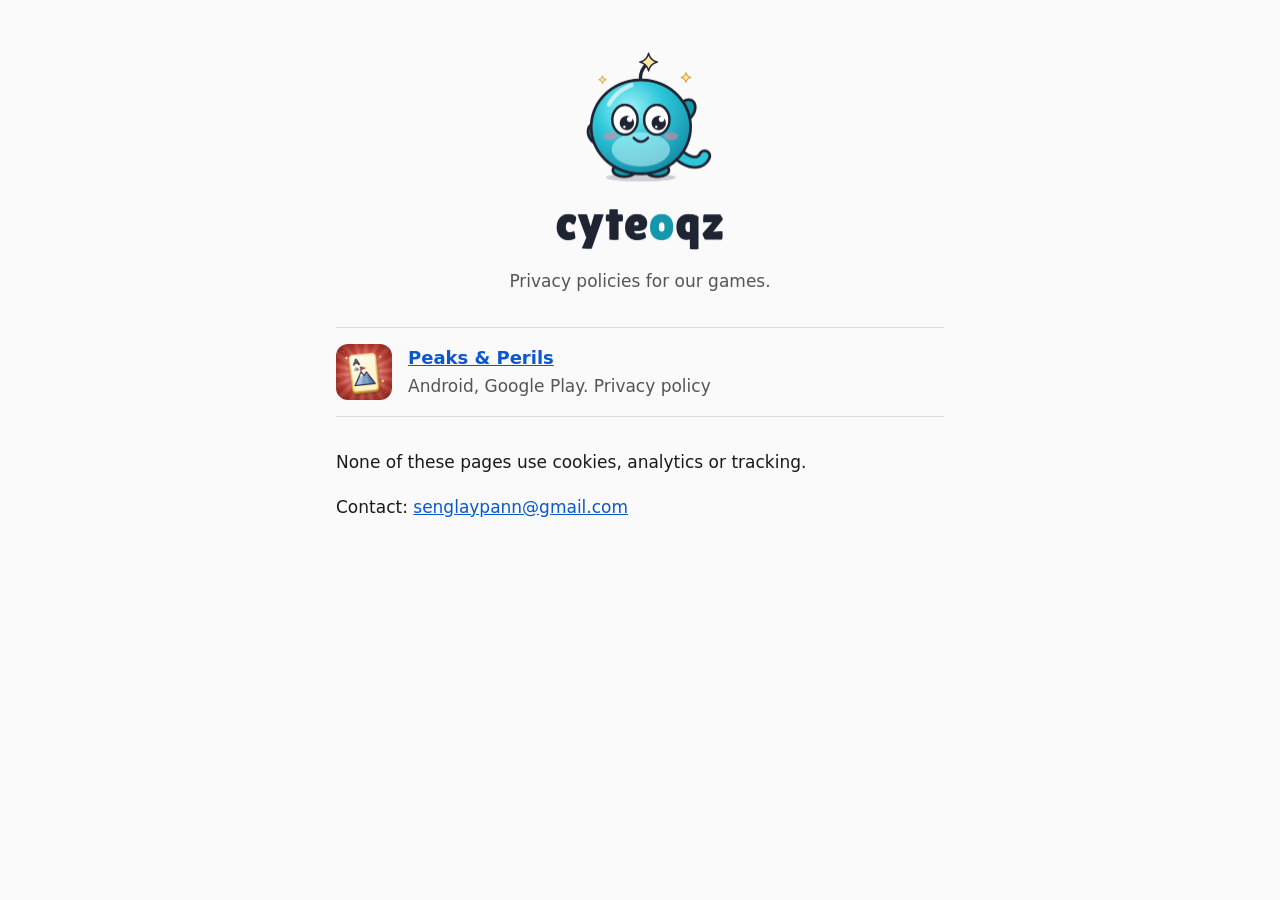
<file: index.html>
<!doctype html>
<html lang="en">
<head>
<meta charset="utf-8">
<meta name="viewport" content="width=device-width, initial-scale=1">
<meta http-equiv="Content-Security-Policy" content="default-src 'none'; style-src 'self'; img-src 'self'; base-uri 'none'; form-action 'none'">
<title>Cyteoqz Games: Privacy Policies</title>
<meta name="description" content="Privacy policies for the games made by Cyteoqz.">
<link rel="icon" type="image/png" href="cyteoqz-icon.png?v=20261025">
<link rel="apple-touch-icon" href="cyteoqz-icon.png?v=20261025">
<link rel="stylesheet" href="style.css?v=20261025">
</head>
<body>
<main>
  <header class="studio">
    <h1>
      <picture>
        <source srcset="cyteoqz-logo-dark.png?v=20261025" media="(prefers-color-scheme: dark)">
        <img src="cyteoqz-logo.png?v=20261025" width="180" height="208" alt="Cyteoqz">
      </picture>
    </h1>
    <p class="lead">Privacy policies for our games.</p>
  </header>

  <ul class="games">
    <li>
      <a href="peaks-and-perils/">
        <img src="peaks-and-perils/icon-512.png?v=20261024b" width="56" height="56" alt="">
        <span><strong>Peaks &amp; Perils</strong><br>Android, Google Play. Privacy policy</span>
      </a>
    </li>
  </ul>

  <p>None of these pages use cookies, analytics or tracking.</p>
  <p>Contact: <a href="mailto:senglaypann@gmail.com">senglaypann@gmail.com</a></p>
</main>
</body>
</html>
</file>
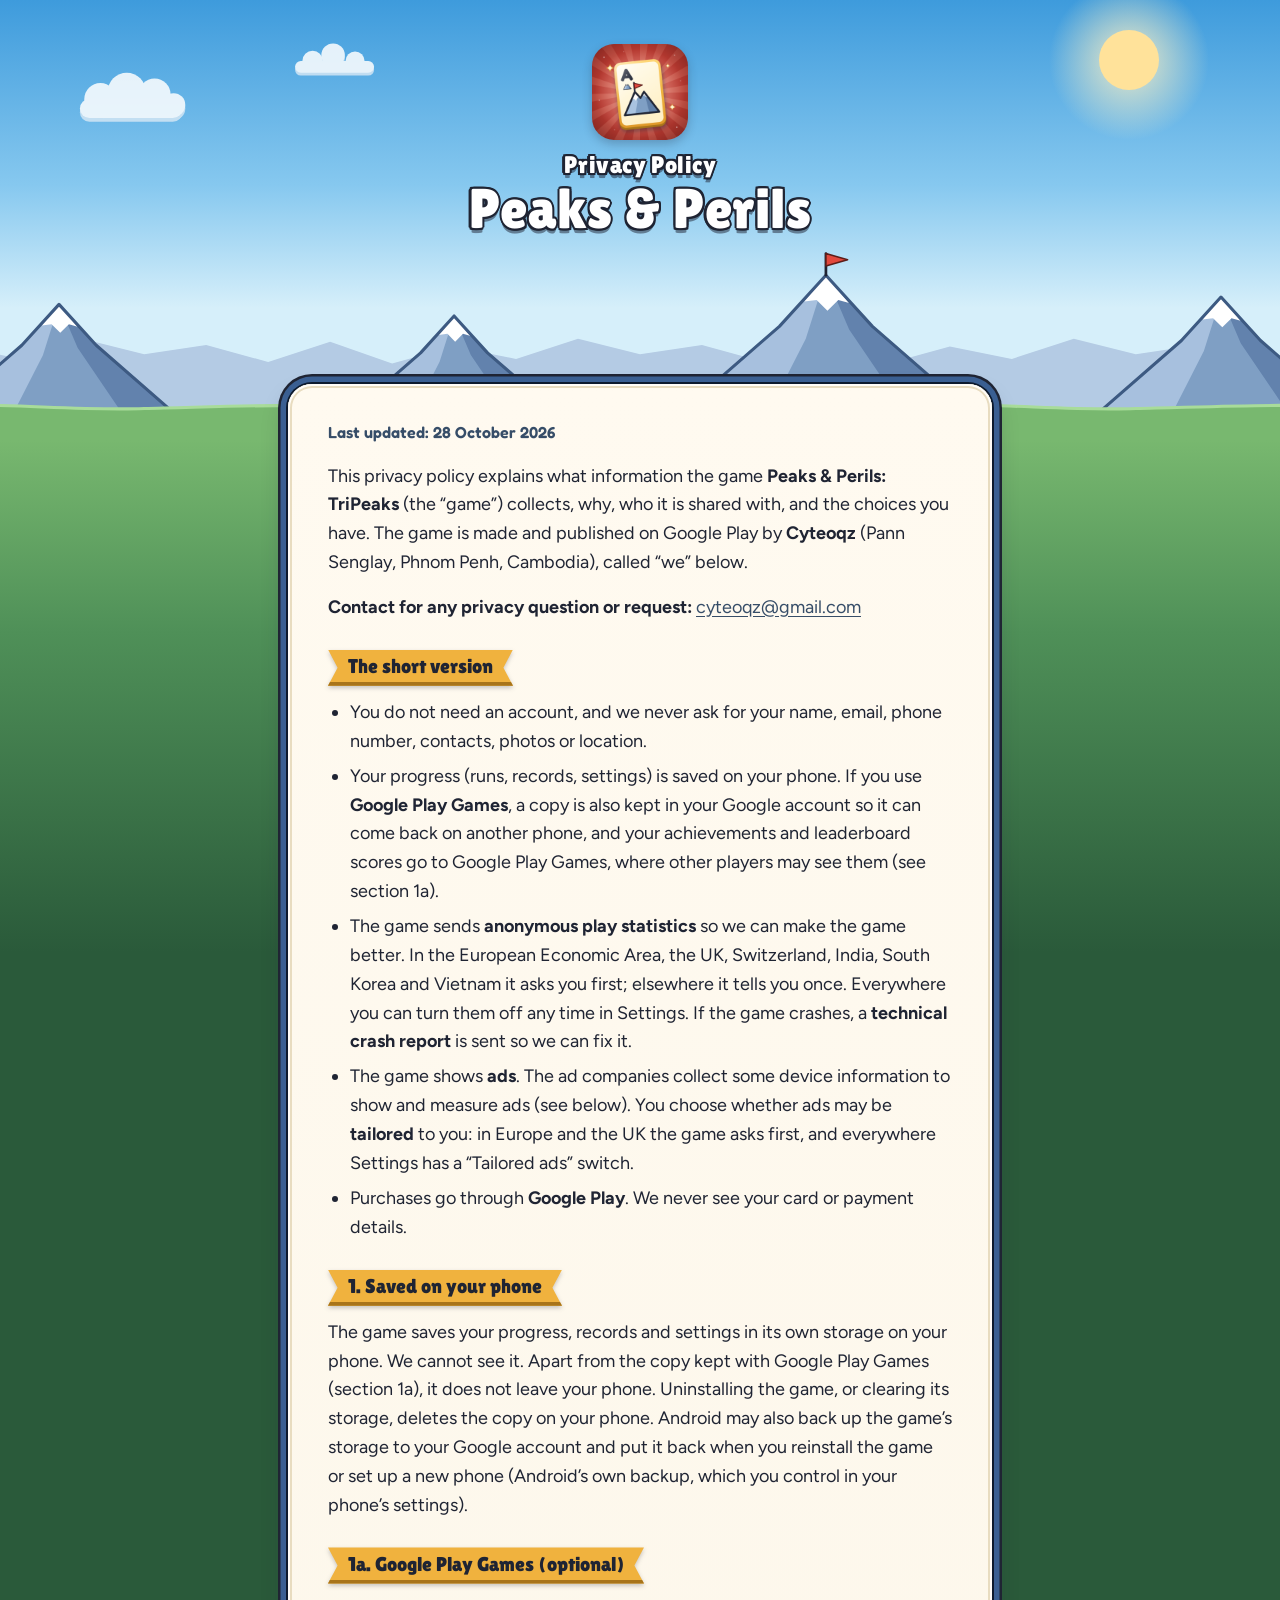
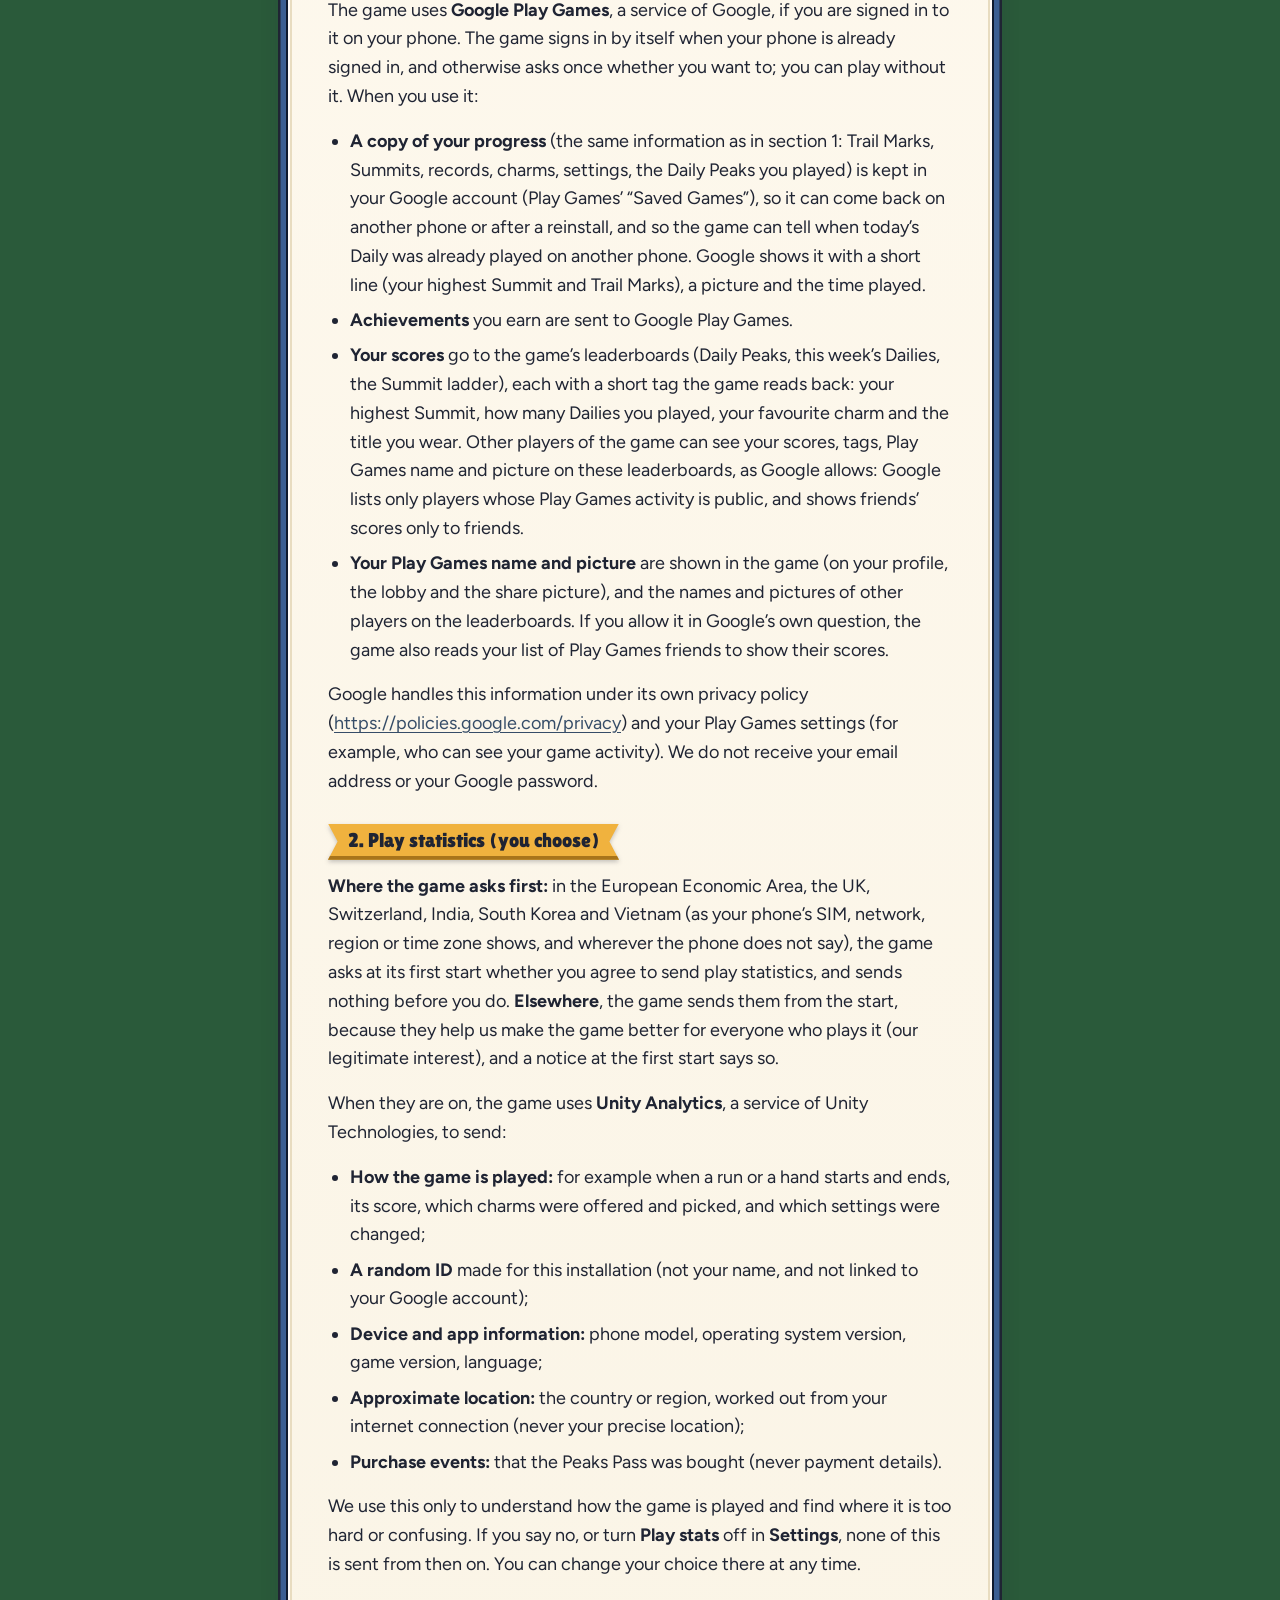
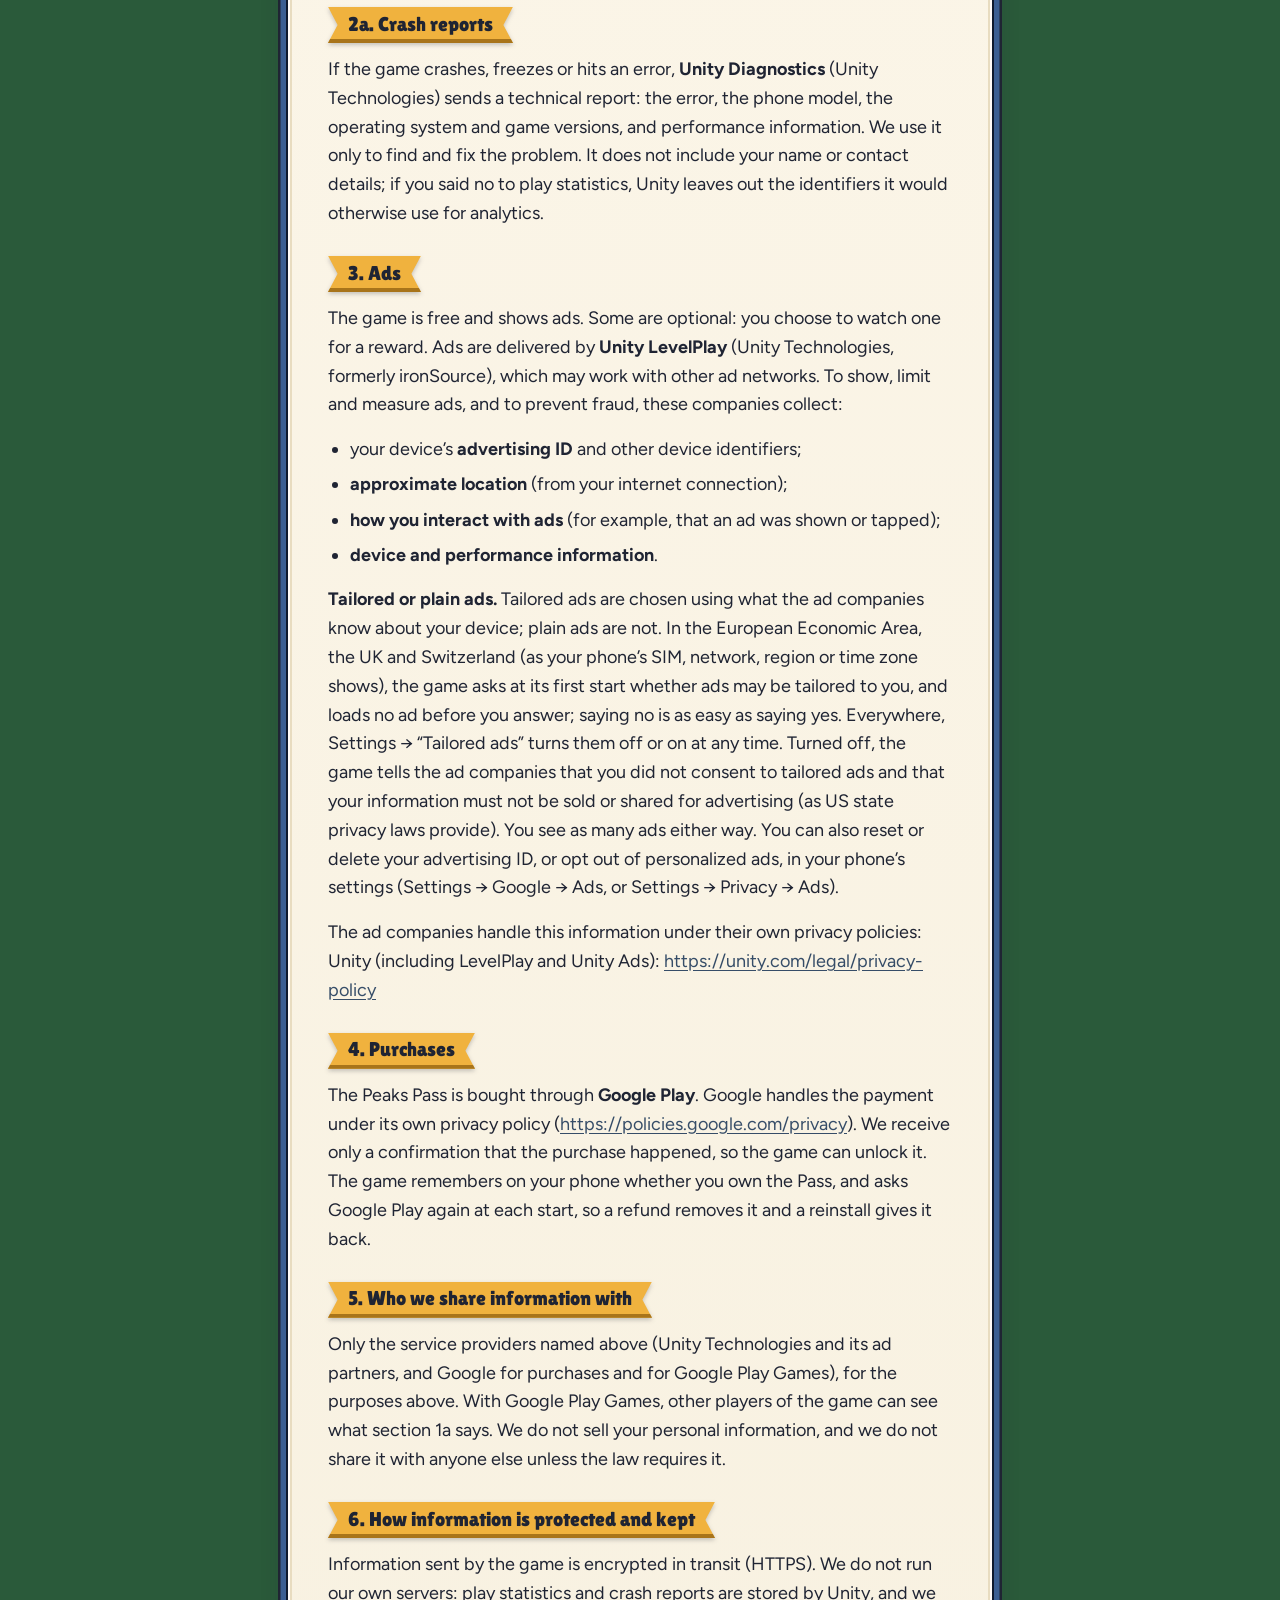
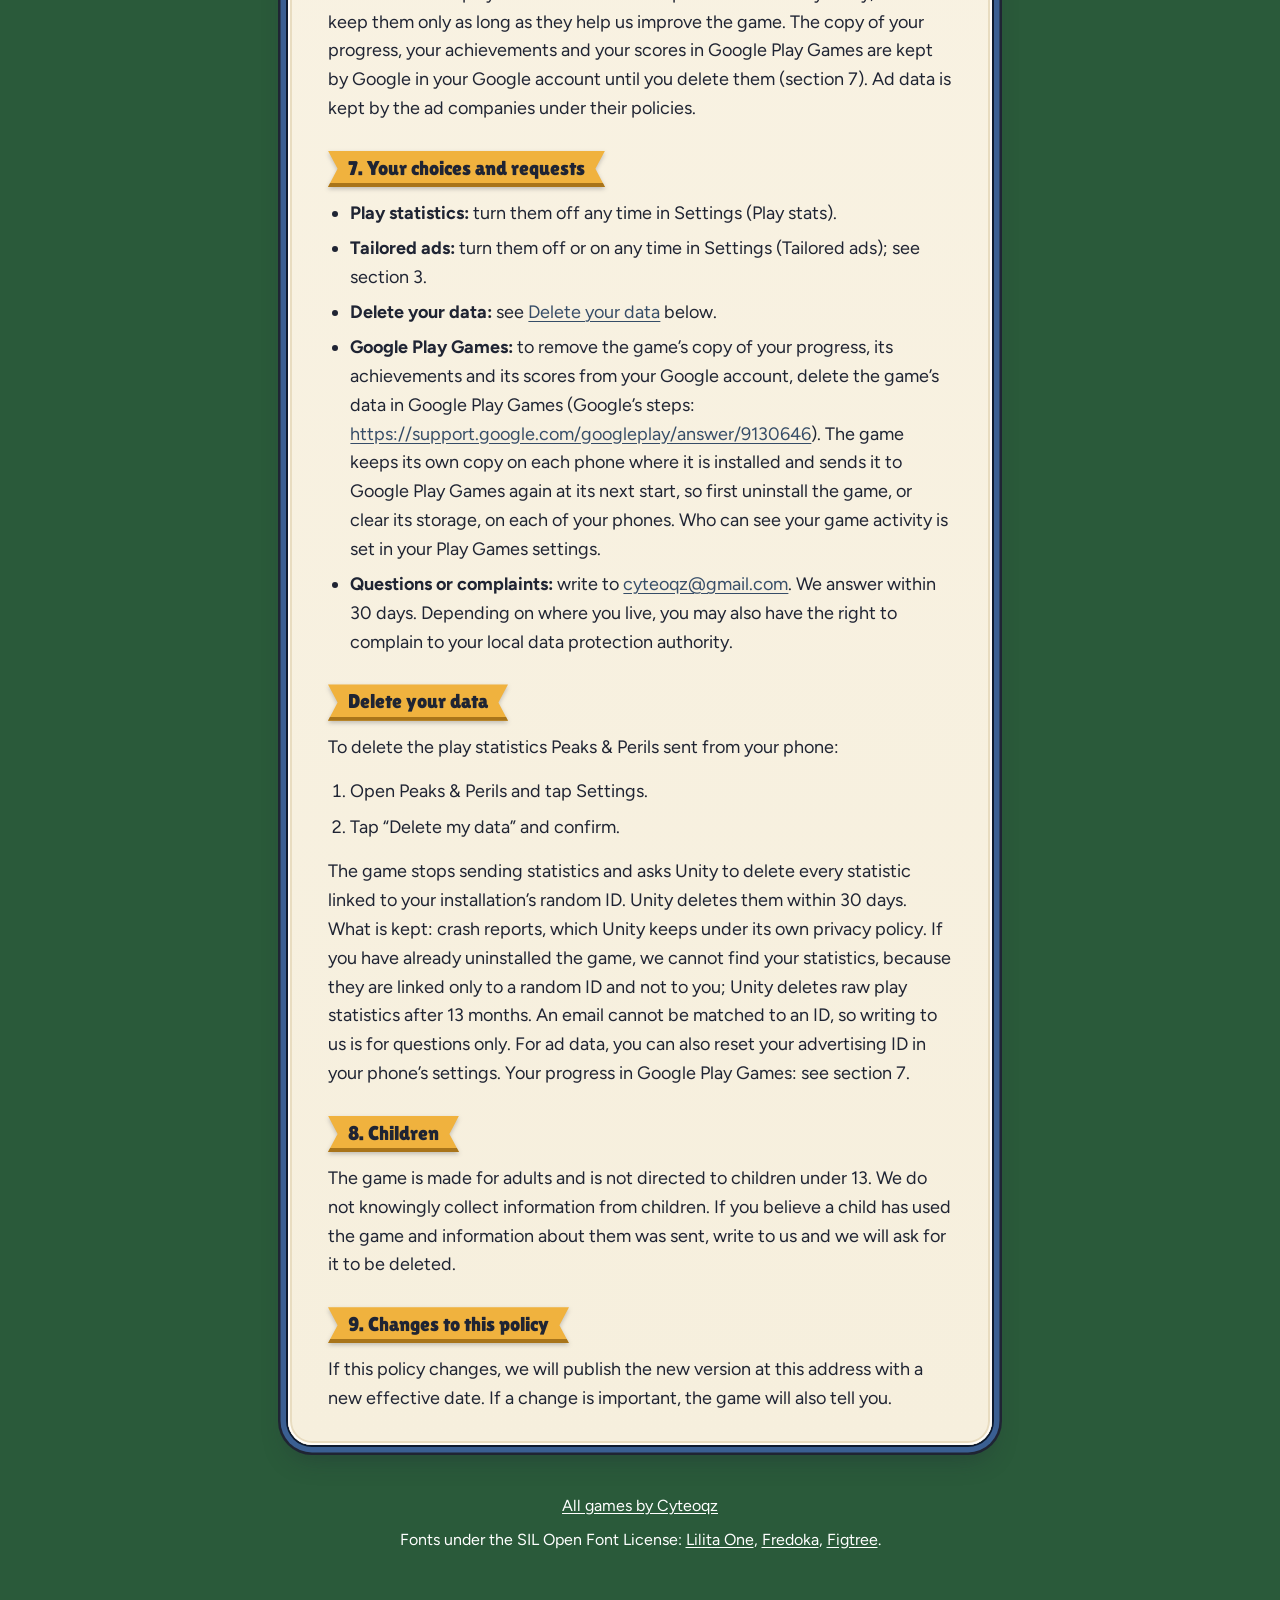
<file: peaks-and-perils/index.html>
<!doctype html>
<html lang="en">
<head>
<meta charset="utf-8">
<meta name="viewport" content="width=device-width, initial-scale=1">
<meta http-equiv="Content-Security-Policy" content="default-src 'none'; style-src 'self'; img-src 'self'; font-src 'self'; base-uri 'none'; form-action 'none'">
<meta name="color-scheme" content="light">
<title>Privacy Policy: Peaks &amp; Perils</title>
<meta name="description" content="Privacy policy for Peaks &amp; Perils, a solitaire card game for Android.">
<link rel="icon" type="image/png" href="icon-512.png?v=20261024b">
<link rel="stylesheet" href="style.css?v=20261024b">
</head>
<body>

<header class="hero">
  <svg class="sun" viewBox="0 0 200 200" aria-hidden="true" focusable="false">
    <defs><radialGradient id="sunGlow" cx=".5" cy=".5" r=".5"><stop offset="0" stop-color="#fff2c4" stop-opacity=".9"/><stop offset="1" stop-color="#fff2c4" stop-opacity="0"/></radialGradient></defs>
    <circle cx="100" cy="100" r="80" fill="url(#sunGlow)"/>
    <circle cx="100" cy="100" r="30" fill="#ffe29a"/>
  </svg>

  <svg class="clouds" viewBox="30 28 205 60" aria-hidden="true" focusable="false">
    <g opacity=".85">
      <g fill="#d3e6f4" transform="translate(0 2.5)"><rect x="32" y="71" width="70" height="13" rx="6.5"/><circle cx="46" cy="71" r="11"/><circle cx="64" cy="66" r="13"/><circle cx="83" cy="68" r="11"/><circle cx="96" cy="75" r="8"/></g>
      <g fill="#fff"><rect x="32" y="71" width="70" height="13" rx="6.5"/><circle cx="46" cy="71" r="11"/><circle cx="64" cy="66" r="13"/><circle cx="83" cy="68" r="11"/><circle cx="96" cy="75" r="8"/></g>
      <g fill="#d3e6f4" transform="translate(0 2)"><rect x="179" y="45" width="54" height="8" rx="4"/><circle cx="191" cy="45" r="7"/><circle cx="205" cy="41" r="8"/><circle cx="220" cy="45" r="6.5"/></g>
      <g fill="#fff"><rect x="179" y="45" width="54" height="8" rx="4"/><circle cx="191" cy="45" r="7"/><circle cx="205" cy="41" r="8"/><circle cx="220" cy="45" r="6.5"/></g>
    </g>
  </svg>

  <svg class="scene" viewBox="0 -44 640 284" preserveAspectRatio="xMidYMax meet" aria-hidden="true" focusable="false">
    <path d="M-16000 160 L-6400 140 L-6320 118 L-6240 134 L-6160 108 L-6080 128 L-6000 116 L-5920 138 L-5840 112 L-5760 140 L-5680 118 L-5600 134 L-5520 108 L-5440 128 L-5360 116 L-5280 138 L-5200 112 L-5120 140 L-5040 118 L-4960 134 L-4880 108 L-4800 128 L-4720 116 L-4640 138 L-4560 112 L-4480 140 L-4400 118 L-4320 134 L-4240 108 L-4160 128 L-4080 116 L-4000 138 L-3920 112 L-3840 140 L-3760 118 L-3680 134 L-3600 108 L-3520 128 L-3440 116 L-3360 138 L-3280 112 L-3200 140 L-3120 118 L-3040 134 L-2960 108 L-2880 128 L-2800 116 L-2720 138 L-2640 112 L-2560 140 L-2480 118 L-2400 134 L-2320 108 L-2240 128 L-2160 116 L-2080 138 L-2000 112 L-1920 140 L-1840 118 L-1760 134 L-1680 108 L-1600 128 L-1520 116 L-1440 138 L-1360 112 L-1280 140 L-1200 118 L-1120 134 L-1040 108 L-960 128 L-880 116 L-800 138 L-720 112 L-640 140 L-560 118 L-480 134 L-400 108 L-320 128 L-240 116 L-160 138 L-80 112 L0 140 L80 118 L160 134 L240 108 L320 128 L400 116 L480 138 L560 112 L640 140 L720 118 L800 134 L880 108 L960 128 L1040 116 L1120 138 L1200 112 L1280 140 L1360 118 L1440 134 L1520 108 L1600 128 L1680 116 L1760 138 L1840 112 L1920 140 L2000 118 L2080 134 L2160 108 L2240 128 L2320 116 L2400 138 L2480 112 L2560 140 L2640 118 L2720 134 L2800 108 L2880 128 L2960 116 L3040 138 L3120 112 L3200 140 L3280 118 L3360 134 L3440 108 L3520 128 L3600 116 L3680 138 L3760 112 L3840 140 L3920 118 L4000 134 L4080 108 L4160 128 L4240 116 L4320 138 L4400 112 L4480 140 L4560 118 L4640 134 L4720 108 L4800 128 L4880 116 L4960 138 L5040 112 L5120 140 L5200 118 L5280 134 L5360 108 L5440 128 L5520 116 L5600 138 L5680 112 L5760 140 L5840 118 L5920 134 L6000 108 L6080 128 L6160 116 L6240 138 L6320 112 L6400 140 L6480 118 L6560 134 L6640 108 L6720 128 L6800 116 L6880 138 L6960 112 L7040 140 L16640 150 L16640 240 L-16000 240Z" fill="#b4cbe4"/>
    <path d="M-2110 214 L-2005 122.5 L-1960 73 L-1915 122.5 L-1810 214Z" fill="#7f9fc4"/><path d="M-1960 73 L-2005 122.5 L-2110 214 L-2020 214 L-1979.5 134.5Z" fill="#a7c0de"/><path d="M-1960 73 L-1915 122.5 L-1810 214 L-1877.5 214 L-1937.5 125.5Z" fill="#6282ad"/><path d="M-1960 73 L-1937.5 100 L-1948 97 L-1958.5 107.5 L-1969 97 L-1981 98.5Z" fill="#fff"/><path d="M-2110 214 L-2005 122.5 L-1960 73 L-1915 122.5 L-1810 214" fill="none" stroke="#3d5a82" stroke-width="4" stroke-linejoin="round"/>
    <path d="M-1360 214 L-1234 104.2 L-1180 44.8 L-1126 104.2 L-1000 214Z" fill="#7f9fc4"/><path d="M-1180 44.8 L-1234 104.2 L-1360 214 L-1252 214 L-1203.4 118.6Z" fill="#a7c0de"/><path d="M-1180 44.8 L-1126 104.2 L-1000 214 L-1081 214 L-1153 107.8Z" fill="#6282ad"/><path d="M-1180 44.8 L-1153 77.2 L-1165.6 73.6 L-1178.2 86.2 L-1190.8 73.6 L-1205.2 75.4Z" fill="#fff"/><path d="M-1360 214 L-1234 104.2 L-1180 44.8 L-1126 104.2 L-1000 214" fill="none" stroke="#3d5a82" stroke-width="4" stroke-linejoin="round"/>
    <path d="M-590 214 L-478 116.4 L-430 63.6 L-382 116.4 L-270 214Z" fill="#7f9fc4"/><path d="M-430 63.6 L-478 116.4 L-590 214 L-494 214 L-450.8 129.2Z" fill="#a7c0de"/><path d="M-430 63.6 L-382 116.4 L-270 214 L-342 214 L-406 119.6Z" fill="#6282ad"/><path d="M-430 63.6 L-406 92.4 L-417.2 89.2 L-428.4 100.4 L-439.6 89.2 L-452.4 90.8Z" fill="#fff"/><path d="M-590 214 L-478 116.4 L-430 63.6 L-382 116.4 L-270 214" fill="none" stroke="#3d5a82" stroke-width="4" stroke-linejoin="round"/>
    <path d="M900 214 L1019 110.3 L1070 54.2 L1121 110.3 L1240 214Z" fill="#7f9fc4"/><path d="M1070 54.2 L1019 110.3 L900 214 L1002 214 L1047.9 123.9Z" fill="#a7c0de"/><path d="M1070 54.2 L1121 110.3 L1240 214 L1163.5 214 L1095.5 113.7Z" fill="#6282ad"/><path d="M1070 54.2 L1095.5 84.8 L1083.6 81.4 L1071.7 93.3 L1059.8 81.4 L1046.2 83.1Z" fill="#fff"/><path d="M900 214 L1019 110.3 L1070 54.2 L1121 110.3 L1240 214" fill="none" stroke="#3d5a82" stroke-width="4" stroke-linejoin="round"/>
    <path d="M1664 214 L1773.2 118.8 L1820 67.4 L1866.8 118.8 L1976 214Z" fill="#7f9fc4"/><path d="M1820 67.4 L1773.2 118.8 L1664 214 L1757.6 214 L1799.7 131.3Z" fill="#a7c0de"/><path d="M1820 67.4 L1866.8 118.8 L1976 214 L1905.8 214 L1843.4 122Z" fill="#6282ad"/><path d="M1820 67.4 L1843.4 95.4 L1832.5 92.3 L1821.6 103.2 L1810.6 92.3 L1798.2 93.9Z" fill="#fff"/><path d="M1664 214 L1773.2 118.8 L1820 67.4 L1866.8 118.8 L1976 214" fill="none" stroke="#3d5a82" stroke-width="4" stroke-linejoin="round"/>
    <path d="M2420 214 L2546 104.2 L2600 44.8 L2654 104.2 L2780 214Z" fill="#7f9fc4"/><path d="M2600 44.8 L2546 104.2 L2420 214 L2528 214 L2576.6 118.6Z" fill="#a7c0de"/><path d="M2600 44.8 L2654 104.2 L2780 214 L2699 214 L2627 107.8Z" fill="#6282ad"/><path d="M2600 44.8 L2627 77.2 L2614.4 73.6 L2601.8 86.2 L2589.2 73.6 L2574.8 75.4Z" fill="#fff"/><path d="M2420 214 L2546 104.2 L2600 44.8 L2654 104.2 L2780 214" fill="none" stroke="#3d5a82" stroke-width="4" stroke-linejoin="round"/>
    <path d="M-64 214 L36.8 126.2 L80 78.6 L123.2 126.2 L224 214Z" fill="#7f9fc4"/><path d="M80 78.6 L36.8 126.2 L-64 214 L22.4 214 L61.3 137.7Z" fill="#a7c0de"/><path d="M80 78.6 L123.2 126.2 L224 214 L159.2 214 L101.6 129Z" fill="#6282ad"/><path d="M80 78.6 L101.6 104.6 L91.5 101.7 L81.4 111.8 L71.4 101.7 L59.8 103.1Z" fill="#fff"/><path d="M-64 214 L36.8 126.2 L80 78.6 L123.2 126.2 L224 214" fill="none" stroke="#3d5a82" stroke-width="4" stroke-linejoin="round"/>
    <path d="M360 214 L500 92 L560 26 L620 92 L760 214Z" fill="#7f9fc4"/><path d="M560 26 L500 92 L360 214 L480 214 L534 108Z" fill="#a7c0de"/><path d="M560 26 L620 92 L760 214 L670 214 L590 96Z" fill="#6282ad"/><path d="M560 26 L590 62 L576 58 L562 72 L548 58 L532 60Z" fill="#fff"/><path d="M360 214 L500 92 L560 26 L620 92 L760 214" fill="none" stroke="#3d5a82" stroke-width="4" stroke-linejoin="round"/><path d="M560 26 L560 -2" stroke="#1f2433" stroke-width="3.5" stroke-linecap="round"/><path d="M560 -2 L588 6 L560 14Z" fill="#e2483d" stroke="#5c1d19" stroke-width="2" stroke-linejoin="round"/>
    <path d="M-16000 204 C-15900 186 -15780 202 -15680 198 C-15580 196 -15460 190 -15360 198 C-15260 186 -15140 202 -15040 198 C-14940 196 -14820 190 -14720 198 C-14620 186 -14500 202 -14400 198 C-14300 196 -14180 190 -14080 198 C-13980 186 -13860 202 -13760 198 C-13660 196 -13540 190 -13440 198 C-13340 186 -13220 202 -13120 198 C-13020 196 -12900 190 -12800 198 C-12700 186 -12580 202 -12480 198 C-12380 196 -12260 190 -12160 198 C-12060 186 -11940 202 -11840 198 C-11740 196 -11620 190 -11520 198 C-11420 186 -11300 202 -11200 198 C-11100 196 -10980 190 -10880 198 C-10780 186 -10660 202 -10560 198 C-10460 196 -10340 190 -10240 198 C-10140 186 -10020 202 -9920 198 C-9820 196 -9700 190 -9600 198 C-9500 186 -9380 202 -9280 198 C-9180 196 -9060 190 -8960 198 C-8860 186 -8740 202 -8640 198 C-8540 196 -8420 190 -8320 198 C-8220 186 -8100 202 -8000 198 C-7900 196 -7780 190 -7680 198 C-7580 186 -7460 202 -7360 198 C-7260 196 -7140 190 -7040 198 C-6940 186 -6820 202 -6720 198 C-6620 196 -6500 190 -6400 198 C-6300 186 -6180 202 -6080 198 C-5980 196 -5860 190 -5760 198 C-5660 186 -5540 202 -5440 198 C-5340 196 -5220 190 -5120 198 C-5020 186 -4900 202 -4800 198 C-4700 196 -4580 190 -4480 198 C-4380 186 -4260 202 -4160 198 C-4060 196 -3940 190 -3840 198 C-3740 186 -3620 202 -3520 198 C-3420 196 -3300 190 -3200 198 C-3100 186 -2980 202 -2880 198 C-2780 196 -2660 190 -2560 198 C-2460 186 -2340 202 -2240 198 C-2140 196 -2020 190 -1920 198 C-1820 186 -1700 202 -1600 198 C-1500 196 -1380 190 -1280 198 C-1180 186 -1060 202 -960 198 C-860 196 -740 190 -640 198 C-540 186 -420 202 -320 198 C-220 196 -100 190 0 198 C100 186 220 202 320 198 C420 196 540 190 640 198 C740 186 860 202 960 198 C1060 196 1180 190 1280 198 C1380 186 1500 202 1600 198 C1700 196 1820 190 1920 198 C2020 186 2140 202 2240 198 C2340 196 2460 190 2560 198 C2660 186 2780 202 2880 198 C2980 196 3100 190 3200 198 C3300 186 3420 202 3520 198 C3620 196 3740 190 3840 198 C3940 186 4060 202 4160 198 C4260 196 4380 190 4480 198 C4580 186 4700 202 4800 198 C4900 196 5020 190 5120 198 C5220 186 5340 202 5440 198 C5540 196 5660 190 5760 198 C5860 186 5980 202 6080 198 C6180 196 6300 190 6400 198 C6500 186 6620 202 6720 198 C6820 196 6940 190 7040 198 C7140 186 7260 202 7360 198 C7460 196 7580 190 7680 198 C7780 186 7900 202 8000 198 C8100 196 8220 190 8320 198 C8420 186 8540 202 8640 198 C8740 196 8860 190 8960 198 C9060 186 9180 202 9280 198 C9380 196 9500 190 9600 198 C9700 186 9820 202 9920 198 C10020 196 10140 190 10240 198 C10340 186 10460 202 10560 198 C10660 196 10780 190 10880 198 C10980 186 11100 202 11200 198 C11300 196 11420 190 11520 198 C11620 186 11740 202 11840 198 C11940 196 12060 190 12160 198 C12260 186 12380 202 12480 198 C12580 196 12700 190 12800 198 C12900 186 13020 202 13120 198 C13220 196 13340 190 13440 198 C13540 186 13660 202 13760 198 C13860 196 13980 190 14080 198 C14180 186 14300 202 14400 198 C14500 196 14620 190 14720 198 C14820 186 14940 202 15040 198 C15140 196 15260 190 15360 198 C15460 186 15580 202 15680 198 C15780 196 15900 190 16000 198 C16100 186 16220 202 16320 198 C16420 196 16540 190 16640 198 L16640 240 L-16000 240Z" fill="#78b86f"/>
    <path d="M-16000 204 C-15900 186 -15780 202 -15680 198 C-15580 196 -15460 190 -15360 198 C-15260 186 -15140 202 -15040 198 C-14940 196 -14820 190 -14720 198 C-14620 186 -14500 202 -14400 198 C-14300 196 -14180 190 -14080 198 C-13980 186 -13860 202 -13760 198 C-13660 196 -13540 190 -13440 198 C-13340 186 -13220 202 -13120 198 C-13020 196 -12900 190 -12800 198 C-12700 186 -12580 202 -12480 198 C-12380 196 -12260 190 -12160 198 C-12060 186 -11940 202 -11840 198 C-11740 196 -11620 190 -11520 198 C-11420 186 -11300 202 -11200 198 C-11100 196 -10980 190 -10880 198 C-10780 186 -10660 202 -10560 198 C-10460 196 -10340 190 -10240 198 C-10140 186 -10020 202 -9920 198 C-9820 196 -9700 190 -9600 198 C-9500 186 -9380 202 -9280 198 C-9180 196 -9060 190 -8960 198 C-8860 186 -8740 202 -8640 198 C-8540 196 -8420 190 -8320 198 C-8220 186 -8100 202 -8000 198 C-7900 196 -7780 190 -7680 198 C-7580 186 -7460 202 -7360 198 C-7260 196 -7140 190 -7040 198 C-6940 186 -6820 202 -6720 198 C-6620 196 -6500 190 -6400 198 C-6300 186 -6180 202 -6080 198 C-5980 196 -5860 190 -5760 198 C-5660 186 -5540 202 -5440 198 C-5340 196 -5220 190 -5120 198 C-5020 186 -4900 202 -4800 198 C-4700 196 -4580 190 -4480 198 C-4380 186 -4260 202 -4160 198 C-4060 196 -3940 190 -3840 198 C-3740 186 -3620 202 -3520 198 C-3420 196 -3300 190 -3200 198 C-3100 186 -2980 202 -2880 198 C-2780 196 -2660 190 -2560 198 C-2460 186 -2340 202 -2240 198 C-2140 196 -2020 190 -1920 198 C-1820 186 -1700 202 -1600 198 C-1500 196 -1380 190 -1280 198 C-1180 186 -1060 202 -960 198 C-860 196 -740 190 -640 198 C-540 186 -420 202 -320 198 C-220 196 -100 190 0 198 C100 186 220 202 320 198 C420 196 540 190 640 198 C740 186 860 202 960 198 C1060 196 1180 190 1280 198 C1380 186 1500 202 1600 198 C1700 196 1820 190 1920 198 C2020 186 2140 202 2240 198 C2340 196 2460 190 2560 198 C2660 186 2780 202 2880 198 C2980 196 3100 190 3200 198 C3300 186 3420 202 3520 198 C3620 196 3740 190 3840 198 C3940 186 4060 202 4160 198 C4260 196 4380 190 4480 198 C4580 186 4700 202 4800 198 C4900 196 5020 190 5120 198 C5220 186 5340 202 5440 198 C5540 196 5660 190 5760 198 C5860 186 5980 202 6080 198 C6180 196 6300 190 6400 198 C6500 186 6620 202 6720 198 C6820 196 6940 190 7040 198 C7140 186 7260 202 7360 198 C7460 196 7580 190 7680 198 C7780 186 7900 202 8000 198 C8100 196 8220 190 8320 198 C8420 186 8540 202 8640 198 C8740 196 8860 190 8960 198 C9060 186 9180 202 9280 198 C9380 196 9500 190 9600 198 C9700 186 9820 202 9920 198 C10020 196 10140 190 10240 198 C10340 186 10460 202 10560 198 C10660 196 10780 190 10880 198 C10980 186 11100 202 11200 198 C11300 196 11420 190 11520 198 C11620 186 11740 202 11840 198 C11940 196 12060 190 12160 198 C12260 186 12380 202 12480 198 C12580 196 12700 190 12800 198 C12900 186 13020 202 13120 198 C13220 196 13340 190 13440 198 C13540 186 13660 202 13760 198 C13860 196 13980 190 14080 198 C14180 186 14300 202 14400 198 C14500 196 14620 190 14720 198 C14820 186 14940 202 15040 198 C15140 196 15260 190 15360 198 C15460 186 15580 202 15680 198 C15780 196 15900 190 16000 198 C16100 186 16220 202 16320 198 C16420 196 16540 190 16640 198" fill="none" stroke="#a8dc9a" stroke-width="4"/>
  </svg>

  <div class="hero-content">
    <img class="icon" src="icon-512.png?v=20261024b" width="96" height="96" alt="Peaks &amp; Perils game icon">
    <h1><span class="kicker">Privacy Policy</span> <span class="game">Peaks &amp; Perils</span></h1>
  </div>
</header>

<main>
  <article class="card">
    <p class="updated">Last updated: 28 October 2026</p>

    <p>This privacy policy explains what information the game <strong>Peaks &amp; Perils: TriPeaks</strong> (the
    &ldquo;game&rdquo;) collects, why, who it is shared with, and the choices you have. The game is made and published on
    Google Play by <strong>Cyteoqz</strong> (Pann Senglay, Phnom Penh, Cambodia), called &ldquo;we&rdquo; below.</p>
    <p><strong>Contact for any privacy question or request:</strong> <a href="mailto:cyteoqz@gmail.com">cyteoqz@gmail.com</a></p>

    <h2><span>The short version</span></h2>
    <ul>
      <li>You do not need an account, and we never ask for your name, email, phone number, contacts, photos or location.</li>
      <li>Your progress (runs, records, settings) is saved on your phone. If you use <strong>Google Play Games</strong>, a
      copy is also kept in your Google account so it can come back on another phone, and your achievements and leaderboard
      scores go to Google Play Games, where other players may see them (see section 1a).</li>
      <li>The game sends <strong>anonymous play statistics</strong> so we can make the game better. In the European
      Economic Area, the UK, Switzerland, India, South Korea and Vietnam it asks you first; elsewhere it tells you once.
      Everywhere you can turn them off any time in Settings. If the game crashes, a <strong>technical crash
      report</strong> is sent so we can fix it.</li>
      <li>The game shows <strong>ads</strong>. The ad companies collect some device information to show and measure ads
      (see below). You choose whether ads may be <strong>tailored</strong> to you: in Europe and the UK the game asks first,
      and everywhere Settings has a &ldquo;Tailored ads&rdquo; switch.</li>
      <li>Purchases go through <strong>Google Play</strong>. We never see your card or payment details.</li>
    </ul>

    <h2><span>1. Saved on your phone</span></h2>
    <p>The game saves your progress, records and settings in its own storage on your phone. We cannot see it. Apart from
    the copy kept with Google Play Games (section 1a), it does not leave your phone. Uninstalling the game, or clearing its
    storage, deletes the copy on your phone. Android may also back up the game&rsquo;s storage to your Google account and
    put it back when you reinstall the game or set up a new phone (Android&rsquo;s own backup, which you control in your
    phone&rsquo;s settings).</p>

    <h2 id="play-games"><span>1a. Google Play Games (optional)</span></h2>
    <p>The game uses <strong>Google Play Games</strong>, a service of Google, if you are signed in to it on your phone. The
    game signs in by itself when your phone is already signed in, and otherwise asks once whether you want to; you can play
    without it. When you use it:</p>
    <ul>
      <li><strong>A copy of your progress</strong> (the same information as in section 1: Trail Marks, Summits, records,
      charms, settings, the Daily Peaks you played) is kept in your Google account (Play Games&rsquo; &ldquo;Saved
      Games&rdquo;), so it can come back on another phone or after a reinstall, and so the game can tell when today&rsquo;s
      Daily was already played on another phone. Google shows it with a short line (your highest Summit and Trail Marks), a
      picture and the time played.</li>
      <li><strong>Achievements</strong> you earn are sent to Google Play Games.</li>
      <li><strong>Your scores</strong> go to the game&rsquo;s leaderboards (Daily Peaks, this week&rsquo;s Dailies, the
      Summit ladder), each with a short tag the game reads back: your highest Summit, how many Dailies you played, your
      favourite charm and the title you wear. Other players of the game can see your scores, tags, Play Games name and
      picture on these leaderboards, as Google allows: Google lists only players whose Play Games activity is public, and
      shows friends&rsquo; scores only to friends.</li>
      <li><strong>Your Play Games name and picture</strong> are shown in the game (on your profile, the lobby and the share
      picture), and the names and pictures of other players on the leaderboards. If you allow it in Google&rsquo;s own
      question, the game also reads your list of Play Games friends to show their scores.</li>
    </ul>
    <p>Google handles this information under its own privacy policy
    (<a href="https://policies.google.com/privacy">https://policies.google.com/privacy</a>) and your Play Games settings
    (for example, who can see your game activity). We do not receive your email address or your Google password.</p>

    <h2><span>2. Play statistics (you choose)</span></h2>
    <p><strong>Where the game asks first:</strong> in the European Economic Area, the UK, Switzerland, India, South Korea
    and Vietnam (as your phone&rsquo;s SIM, network, region or time zone shows, and wherever the phone does not say), the
    game asks at its first start whether you agree to send play statistics, and sends nothing before you do.
    <strong>Elsewhere</strong>, the game sends them from the start, because they help us make the game better for
    everyone who plays it (our legitimate interest), and a notice at the first start says so.</p>
    <p>When they are on, the game uses <strong>Unity Analytics</strong>, a service of Unity Technologies, to send:</p>
    <ul>
      <li><strong>How the game is played:</strong> for example when a run or a hand starts and ends, its score, which charms
      were offered and picked, and which settings were changed;</li>
      <li><strong>A random ID</strong> made for this installation (not your name, and not linked to your Google account);</li>
      <li><strong>Device and app information:</strong> phone model, operating system version, game version, language;</li>
      <li><strong>Approximate location:</strong> the country or region, worked out from your internet connection (never
      your precise location);</li>
      <li><strong>Purchase events:</strong> that the Peaks Pass was bought (never payment details).</li>
    </ul>
    <p>We use this only to understand how the game is played and find where it is too hard or confusing. If you say no,
    or turn <strong>Play stats</strong> off in <strong>Settings</strong>, none of this is sent from then on. You can
    change your choice there at any time.</p>

    <h2><span>2a. Crash reports</span></h2>
    <p>If the game crashes, freezes or hits an error, <strong>Unity Diagnostics</strong> (Unity Technologies) sends a
    technical report: the error, the phone model, the operating system and game versions, and performance information. We
    use it only to find and fix the problem. It does not include your name or contact details; if you said no to play
    statistics, Unity leaves out the identifiers it would otherwise use for analytics.</p>

    <h2><span>3. Ads</span></h2>
    <p>The game is free and shows ads. Some are optional: you choose to watch one for a reward. Ads are delivered by
    <strong>Unity LevelPlay</strong> (Unity Technologies, formerly ironSource), which may work with other ad networks. To
    show, limit and measure ads, and to prevent fraud, these companies collect:</p>
    <ul>
      <li>your device&rsquo;s <strong>advertising ID</strong> and other device identifiers;</li>
      <li><strong>approximate location</strong> (from your internet connection);</li>
      <li><strong>how you interact with ads</strong> (for example, that an ad was shown or tapped);</li>
      <li><strong>device and performance information</strong>.</li>
    </ul>
    <p><strong>Tailored or plain ads.</strong> Tailored ads are chosen using what the ad companies know about your device;
    plain ads are not. In the European Economic Area, the UK and Switzerland (as your phone&rsquo;s SIM, network, region or
    time zone shows), the game asks at its first start whether ads may be tailored to you, and loads no ad before you
    answer; saying no is as easy as saying yes. Everywhere, Settings &rarr; &ldquo;Tailored ads&rdquo; turns them off or on
    at any time. Turned off, the game tells the ad companies that you did not consent to tailored ads and that your
    information must not be sold or shared for advertising (as US state privacy laws provide). You see as many ads either
    way. You can also reset or delete your advertising ID, or opt out of personalized ads, in your phone&rsquo;s settings
    (Settings &rarr; Google &rarr; Ads, or Settings &rarr; Privacy &rarr; Ads).</p>
    <p>The ad companies handle this information under their own privacy policies: Unity (including LevelPlay and Unity
    Ads): <a href="https://unity.com/legal/privacy-policy">https://unity.com/legal/privacy-policy</a></p>

    <h2><span>4. Purchases</span></h2>
    <p>The Peaks Pass is bought through <strong>Google Play</strong>. Google handles the payment under its own privacy
    policy (<a href="https://policies.google.com/privacy">https://policies.google.com/privacy</a>). We receive only a
    confirmation that the purchase happened, so the game can unlock it. The game remembers on your phone whether you own
    the Pass, and asks Google Play again at each start, so a refund removes it and a reinstall gives it back.</p>

    <h2><span>5. Who we share information with</span></h2>
    <p>Only the service providers named above (Unity Technologies and its ad partners, and Google for purchases and for
    Google Play Games), for the purposes above. With Google Play Games, other players of the game can see what section 1a
    says. We do not sell your personal information, and we do not share it with anyone else unless the law requires
    it.</p>

    <h2><span>6. How information is protected and kept</span></h2>
    <p>Information sent by the game is encrypted in transit (HTTPS). We do not run our own servers: play statistics and
    crash reports are stored by Unity, and we keep them only as long as they help us improve the game. The copy of your
    progress, your achievements and your scores in Google Play Games are kept by Google in your Google account until you
    delete them (section 7). Ad data is kept by the ad companies under their policies.</p>

    <h2><span>7. Your choices and requests</span></h2>
    <ul>
      <li><strong>Play statistics:</strong> turn them off any time in Settings (Play stats).</li>
      <li><strong>Tailored ads:</strong> turn them off or on any time in Settings (Tailored ads); see section 3.</li>
      <li><strong>Delete your data:</strong> see <a href="#delete-data">Delete your data</a> below.</li>
      <li><strong>Google Play Games:</strong> to remove the game&rsquo;s copy of your progress, its achievements and its
      scores from your Google account, delete the game&rsquo;s data in Google Play Games (Google&rsquo;s steps:
      <a href="https://support.google.com/googleplay/answer/9130646">https://support.google.com/googleplay/answer/9130646</a>).
      The game keeps its own copy on each phone where it is installed and sends it to Google Play Games again at its next
      start, so first uninstall the game, or clear its storage, on each of your phones. Who can see your game activity is
      set in your Play Games settings.</li>
      <li><strong>Questions or complaints:</strong> write to <a href="mailto:cyteoqz@gmail.com">cyteoqz@gmail.com</a>. We
      answer within 30 days. Depending on where you live, you may also have the right to complain to your local data
      protection authority.</li>
    </ul>

    <h2 id="delete-data"><span>Delete your data</span></h2>
    <p>To delete the play statistics Peaks &amp; Perils sent from your phone:</p>
    <ol>
      <li>Open Peaks &amp; Perils and tap Settings.</li>
      <li>Tap &ldquo;Delete my data&rdquo; and confirm.</li>
    </ol>
    <p>The game stops sending statistics and asks Unity to delete every statistic linked to your installation&rsquo;s
    random ID. Unity deletes them within 30 days. What is kept: crash reports, which Unity keeps under its own privacy
    policy. If you have already uninstalled the game, we cannot find your statistics, because they are linked only to a
    random ID and not to you; Unity deletes raw play statistics after 13 months. An email cannot be matched to an ID, so
    writing to us is for questions only. For ad data, you can also reset your advertising ID in your phone&rsquo;s
    settings. Your progress in Google Play Games: see section 7.</p>

    <h2><span>8. Children</span></h2>
    <p>The game is made for adults and is not directed to children under 13. We do not knowingly collect information from
    children. If you believe a child has used the game and information about them was sent, write to us and we will ask
    for it to be deleted.</p>

    <h2><span>9. Changes to this policy</span></h2>
    <p>If this policy changes, we will publish the new version at this address with a new effective date. If a change is
    important, the game will also tell you.</p>
  </article>
</main>

<footer class="site-footer">
  <p><a href="../">All games by Cyteoqz</a></p>
  <p>Fonts under the SIL Open Font License: <a href="fonts/LilitaOne/OFL.txt">Lilita One</a>, <a href="fonts/Fredoka/OFL.txt">Fredoka</a>, <a href="fonts/Figtree/OFL.txt">Figtree</a>.</p>
</footer>

</body>
</html>
</file>
<file: style.css>
/* Studio index: plain and neutral. Each game page has its own look. */

:root {
  color-scheme: light dark;
  --bg: #fafafa;
  --text: #1a1a1a;
  --muted: #555;
  --line: #ddd;
  --link: #0b57d0;
}
@media (prefers-color-scheme: dark) {
  :root { --bg: #161616; --text: #eee; --muted: #b0b0b0; --line: #333; --link: #8ab4f8; }
}

* { box-sizing: border-box; }

body {
  margin: 0;
  background: var(--bg);
  color: var(--text);
  font-family: system-ui, -apple-system, "Segoe UI", Roboto, sans-serif;
  font-size: 1.0625rem;
  line-height: 1.6;
}

main { max-width: 40rem; margin: 0 auto; padding: 3rem 1rem; }

h1 { margin: 0 0 0.25rem; font-size: 2rem; line-height: 1.2; }
.lead { margin: 0 0 2rem; color: var(--muted); }

/* The studio's logo (light lettering in dark mode, from its own image) heads the page. */
.studio { margin: 0 0 2rem; text-align: center; }
.studio h1 { margin: 0 0 0.75rem; line-height: 0; }
.studio img { width: 180px; max-width: 55vw; height: auto; }
.studio .lead { margin: 0; }

a { color: var(--link); overflow-wrap: anywhere; }

.games { list-style: none; margin: 0 0 2rem; padding: 0; border-top: 1px solid var(--line); }
.games li { border-bottom: 1px solid var(--line); }
.games a { display: flex; align-items: center; gap: 1rem; padding: 1rem 0; text-decoration: none; color: var(--text); }
.games a span { color: var(--muted); }
.games a strong { color: var(--link); text-decoration: underline; font-size: 1.125rem; }
.games img { flex: none; border-radius: 12px; }
</file>
<file: peaks-and-perils/style.css>
/* Peaks & Perils privacy page. Colours and type from the game's style bible. */

@font-face {
  font-family: "Lilita One";
  src: url("fonts/LilitaOne/LilitaOne-Regular.ttf") format("truetype");
  font-weight: 400;
  font-display: swap;
}
@font-face {
  font-family: "Fredoka";
  src: url("fonts/Fredoka/Fredoka%5Bwdth,wght%5D.ttf") format("truetype");
  font-weight: 300 700;
  font-display: swap;
}
@font-face {
  font-family: "Figtree";
  src: url("fonts/Figtree/Figtree%5Bwght%5D.ttf") format("truetype");
  font-weight: 300 900;
  font-display: swap;
}

:root {
  --sky-top: #3e9bdc;
  --sky-mid: #86c8ef;
  --sky-bottom: #d6effa;
  --meadow-top: #78b86f;
  --meadow-mid: #4f9058;
  --meadow-bottom: #2a5a3a;
  --panel-top: #fffaf0;
  --panel-bottom: #f6efdd;
  --navy: #2a4468;
  --navy-base: #101d31;
  --navy-band: #3a5f92;
  --navy-line: #0d1a2e;
  --card: #f6f2e7;
  --card-edge: #d5ccb6;
  --ink: #1f2433;
  --hud: #1d2e4a;
  --label: #364d68;
  --gold: #f0b23e;
  --gold-dark: #a8741a;
  --shadow: rgb(31 36 51 / 25%);
  --scene-h: 170px;
}

* { box-sizing: border-box; }

html { -webkit-text-size-adjust: 100%; text-size-adjust: 100%; }

body {
  margin: 0;
  background: var(--meadow-bottom);
  color: var(--ink);
  font-family: "Figtree", system-ui, sans-serif;
  font-size: 1.0625rem; /* 17px */
  line-height: 1.6;
}

/* Header: sky, sun, clouds, ridges and the meadow's edge */
.hero {
  position: relative;
  overflow: hidden;
  background: linear-gradient(var(--sky-top), var(--sky-mid) 42%, var(--sky-bottom) 70%);
  padding: 2rem 1rem calc(var(--scene-h) - 20px);
  text-align: center;
}
.hero svg { position: absolute; pointer-events: none; }
.sun { top: -50px; right: -40px; width: 200px; height: 200px; }
.clouds { top: 36px; left: -24px; width: 230px; height: 67px; }
.scene { left: 0; bottom: -1px; width: 100%; height: var(--scene-h); overflow: visible; }

.hero-content { position: relative; }

.icon {
  display: block;
  width: 96px;
  height: 96px;
  margin: 0 auto 0.75rem;
  border-radius: 22px;
  box-shadow: 0 4px 10px var(--shadow);
}

h1 {
  margin: 0;
  font-family: "Lilita One", "Fredoka", system-ui, sans-serif;
  font-weight: 400;
  color: #fff;
  line-height: 1.1;
  text-shadow:
    0.06em 0 0 var(--ink), -0.06em 0 0 var(--ink), 0 0.06em 0 var(--ink), 0 -0.06em 0 var(--ink),
    0.045em 0.045em 0 var(--ink), -0.045em 0.045em 0 var(--ink), 0.045em -0.045em 0 var(--ink), -0.045em -0.045em 0 var(--ink),
    0 0.14em 0 rgb(31 36 51 / 50%);
}
h1 .kicker { display: block; font-size: 1.5rem; letter-spacing: 0.02em; }
h1 .game { display: block; font-size: clamp(2.5rem, 9vw, 3.5rem); letter-spacing: 0.01em; }

/* The policy on a cream card over the meadow */
main {
  display: flow-root; /* keeps the card's negative margin inside main */
  background: linear-gradient(var(--meadow-top), var(--meadow-mid) 12rem, var(--meadow-bottom) 32rem);
  padding: 0 1.5rem 2.5rem; /* room for the panel's frame, 10px outside it */
}

.card {
  position: relative;
  max-width: 44rem;
  margin: -30px auto 0;
  padding: 1.75rem 1.25rem 1.5rem;
  background: linear-gradient(var(--panel-top), var(--panel-bottom));
  border-radius: 24px;
  box-shadow:
    inset 0 0 0 2px #fffdf8, inset 0 0 0 4px #e8dcc0,
    0 0 0 2px var(--navy-line), 0 0 0 7.5px var(--navy-band), 0 0 0 10px var(--ink),
    0 14px 24px rgb(31 36 51 / 35%);
}

.card p { margin: 0 0 1rem; }
.card ul, .card ol { margin: 0 0 1rem; padding-left: 1.4rem; }
.card li { margin-bottom: 0.4rem; }
.card > :last-child { margin-bottom: 0; }

.updated {
  font-family: "Fredoka", system-ui, sans-serif;
  font-weight: 600;
  color: var(--label);
  font-size: 1rem;
}

/* Section headings on a small gold ribbon */
h2 {
  margin: 1.75rem 0 0.75rem;
  font-family: "Lilita One", "Fredoka", system-ui, sans-serif;
  font-weight: 400;
  font-size: 1.25rem;
  line-height: 1.25;
  filter: drop-shadow(0 2px 2px var(--shadow));
}
h2 span {
  display: inline-block;
  padding: 0.3rem 1.25rem 0.4rem;
  background: var(--gold);
  color: var(--ink);
  box-shadow: inset 0 -4px 0 var(--gold-dark);
  clip-path: polygon(0 0, 100% 0, calc(100% - 0.6rem) 50%, 100% 100%, 0 100%, 0.6rem 50%);
}

a { color: var(--label); text-decoration: underline; text-underline-offset: 0.15em; overflow-wrap: anywhere; }
a:hover { text-decoration-thickness: 2px; }
a:focus-visible { outline: 3px solid var(--hud); outline-offset: 2px; border-radius: 2px; }

/* Footer on the dark end of the meadow: white text */
.site-footer {
  padding: 0 1rem 2.5rem;
  text-align: center;
  color: #fff;
  font-size: 1rem;
}
.site-footer p { margin: 0 0 0.5rem; }
.site-footer a { color: #fff; }
.site-footer a:focus-visible { outline-color: #fff; }

@media (min-width: 40rem) {
  :root { --scene-h: 220px; }
  body { font-size: 1.125rem; } /* 18px */
  .hero { padding-top: 2.75rem; }
  .sun { top: -40px; right: 4%; }
  .clouds { left: 6%; width: 300px; height: 88px; }
  .card { padding: 2.25rem 2.5rem 2rem; margin-top: -56px; }
  main { padding-bottom: 3rem; }
}
</file>
